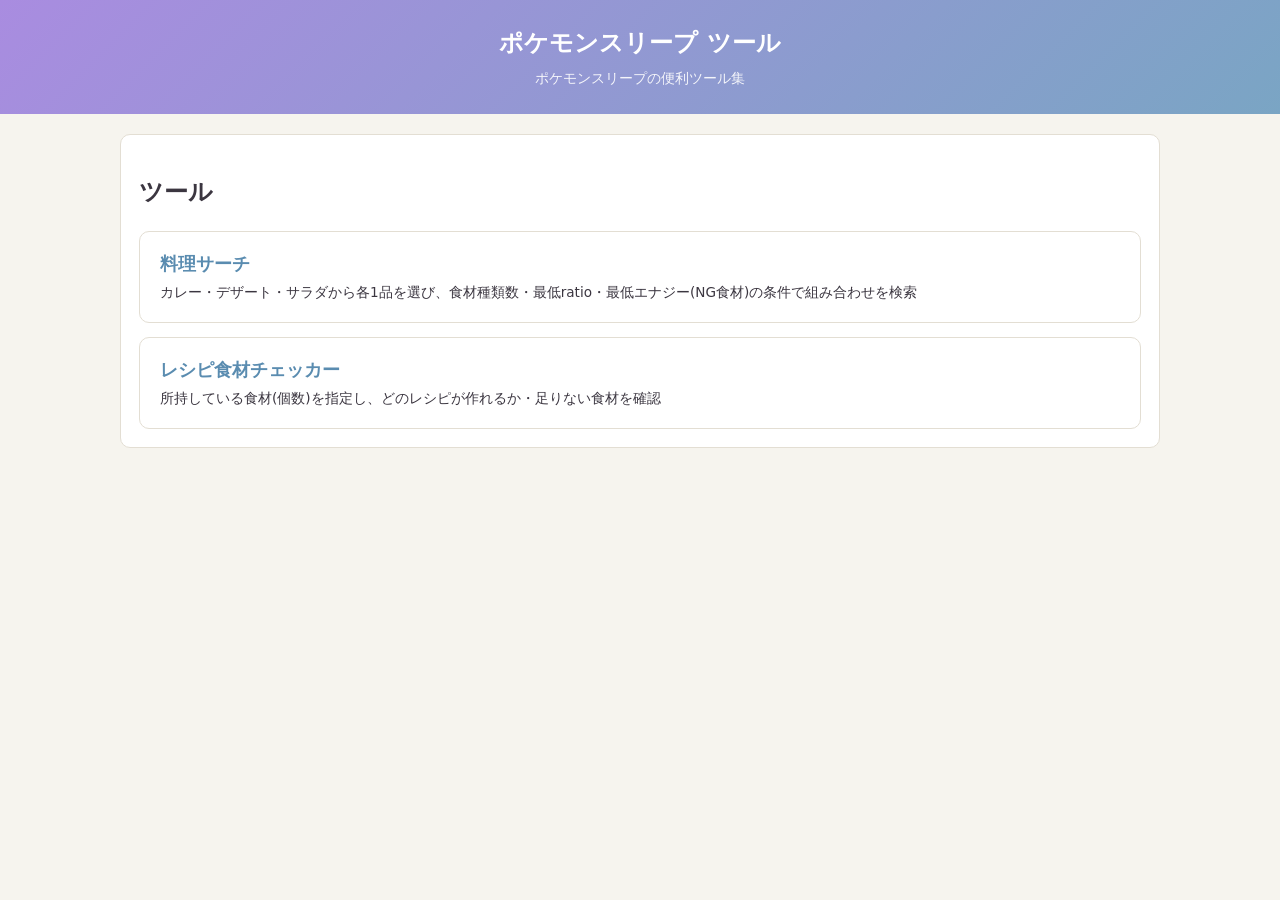
<file: index.html>
<!DOCTYPE html>
<html lang="ja">
<head>
  <meta charset="UTF-8">
  <meta name="viewport" content="width=device-width, initial-scale=1.0">
  <title>ポケモンスリープ ツール</title>
  <link rel="stylesheet" href="css/style.css">
</head>
<body>
  <header>
    <h1>ポケモンスリープ ツール</h1>
    <p class="sub">ポケモンスリープの便利ツール集</p>
  </header>

  <main>
    <section class="panel">
      <h2>ツール</h2>
      <div class="tool-list">
        <a href="search.html" class="tool-card">
          <span class="tool-name">料理サーチ</span>
          <span class="tool-desc">カレー・デザート・サラダから各1品を選び、食材種類数・最低ratio・最低エナジー(NG食材)の条件で組み合わせを検索</span>
        </a>
        <a href="recipes.html" class="tool-card">
          <span class="tool-name">レシピ食材チェッカー</span>
          <span class="tool-desc">所持している食材(個数)を指定し、どのレシピが作れるか・足りない食材を確認</span>
        </a>
      </div>
    </section>
  </main>
</body>
</html>
</file>
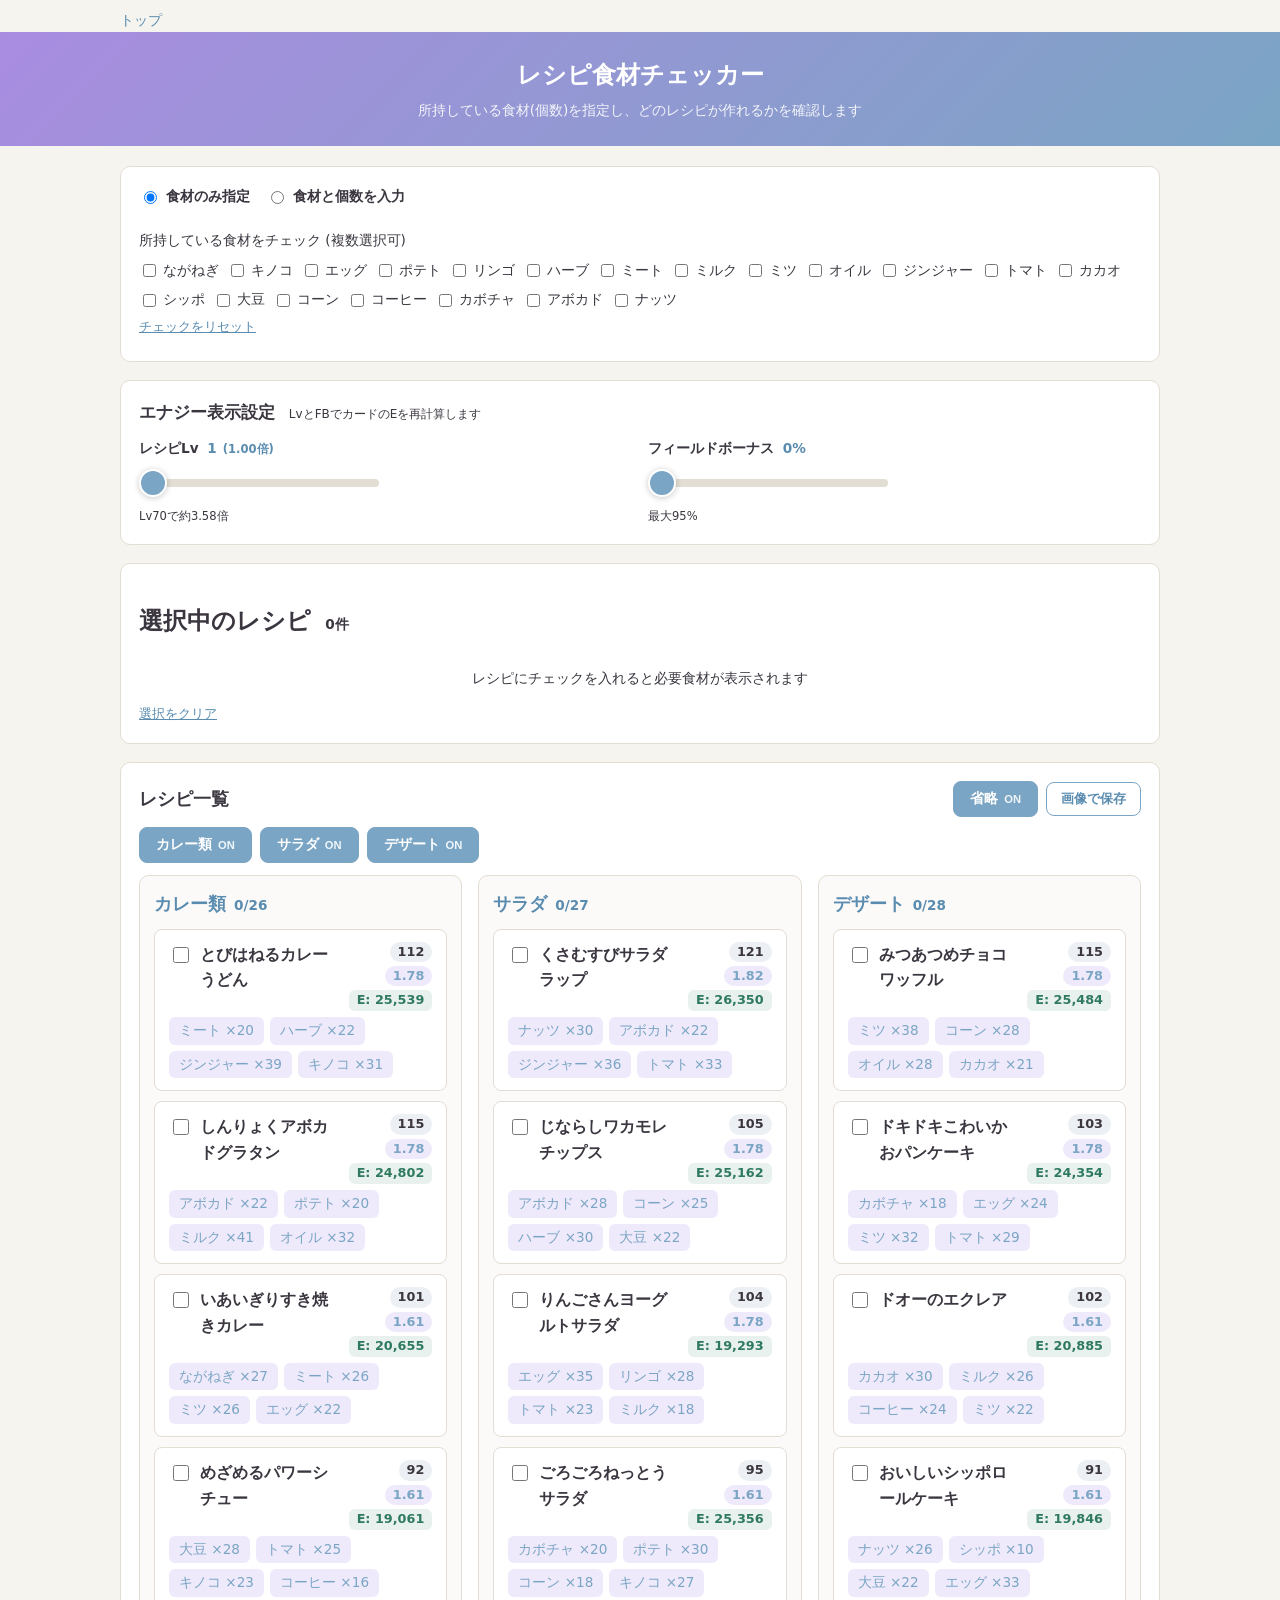
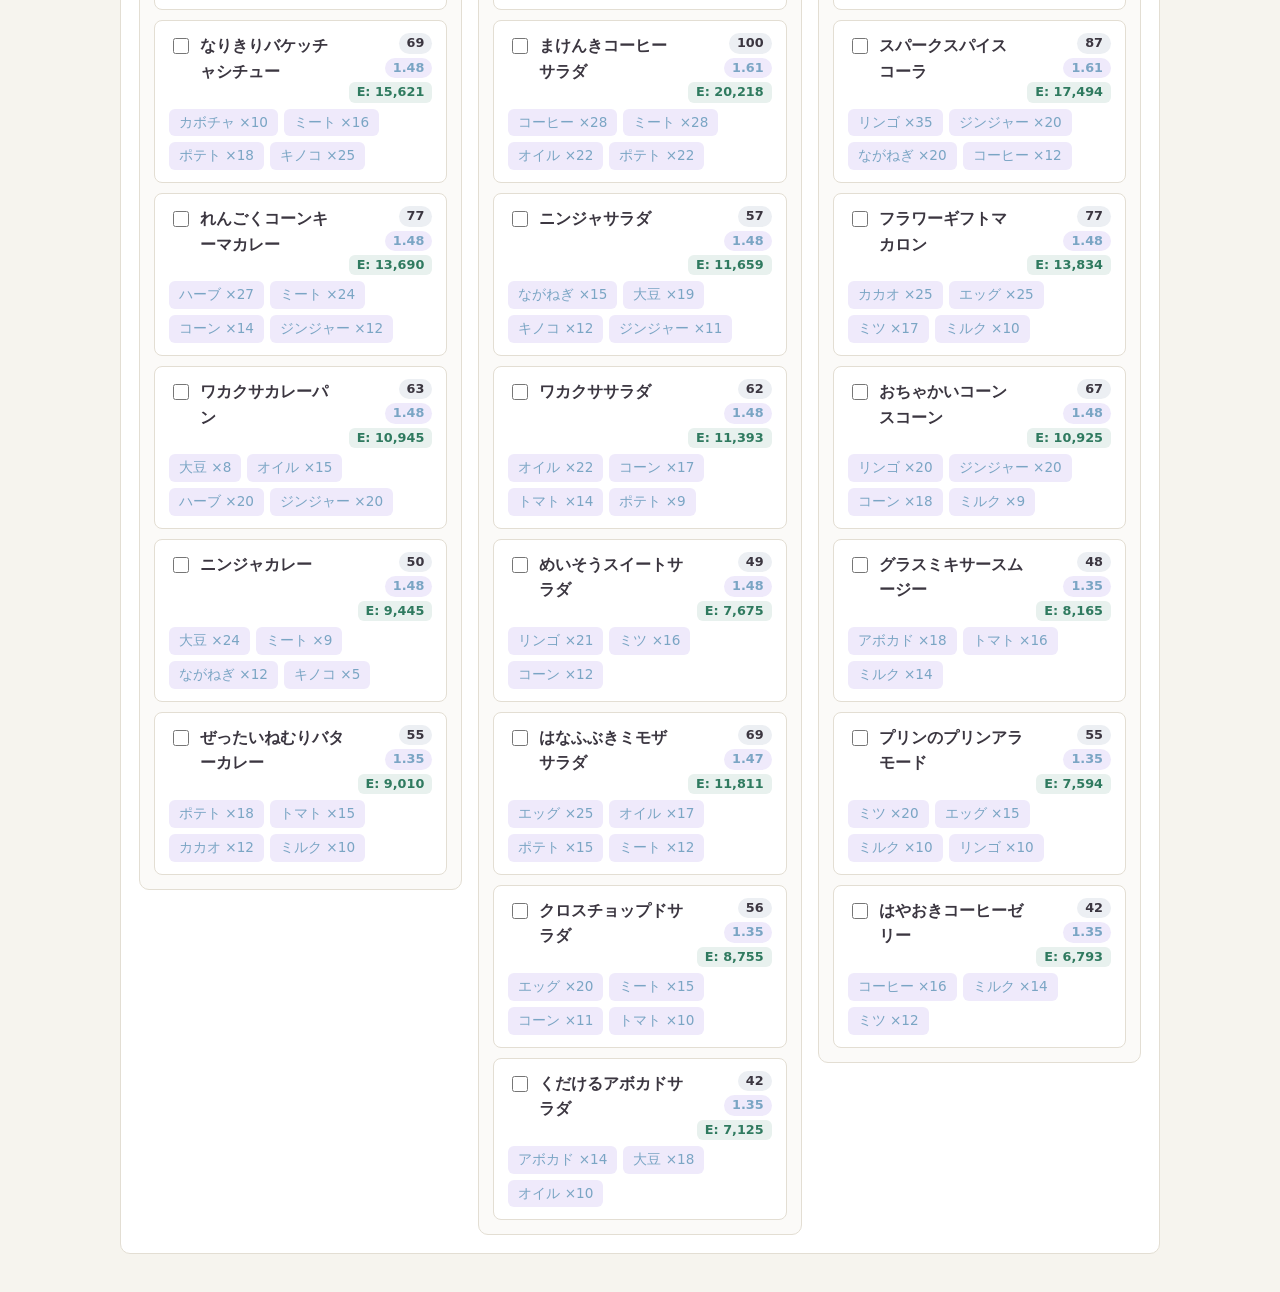
<file: recipes.html>
<!DOCTYPE html>
<html lang="ja">
<head>
  <meta charset="UTF-8">
  <meta name="viewport" content="width=device-width, initial-scale=1.0">
  <title>ポケモンスリープ レシピ食材チェッカー</title>
  <link rel="stylesheet" href="css/style.css">
</head>
<body>
  <nav class="site-nav">
    <a href="index.html">トップ</a>
  </nav>
  <header>
    <h1>レシピ食材チェッカー</h1>
    <p class="sub">所持している食材(個数)を指定し、どのレシピが作れるかを確認します</p>
  </header>

  <main>
    <section class="panel" aria-label="入力">
      <div class="mode-switch">
        <label>
          <input type="radio" name="mode" id="mode-check" value="check" checked>
          食材のみ指定
        </label>
        <label>
          <input type="radio" name="mode" id="mode-count" value="count">
          食材と個数を入力
        </label>
      </div>

      <div class="pane" id="check-pane">
        <div class="pane-label">所持している食材をチェック (複数選択可)</div>
        <div class="ing-checks" id="ing-checks"></div>
        <button type="button" id="clear-check" class="link-btn">チェックをリセット</button>
      </div>

      <div class="pane" id="count-pane" hidden>
        <div class="pane-label">食材ごとの所持数を入力 (0 = 所持なし)</div>
        <button type="button" id="ocr-btn" class="ocr-btn">📷 スクショから自動入力</button>
        <p class="ocr-help">食材バッグのスクショ（20食材が全て見える状態）を読み取り、個数を一括入力します。画像は外部に送信されません。</p>
        <div class="ing-counts" id="ing-counts"></div>
        <button type="button" id="clear-count" class="link-btn">入力をリセット</button>
      </div>
    </section>

    <section class="panel" id="energy-panel" aria-label="エナジー表示設定">
      <h2>エナジー表示設定 <span class="energy-note">LvとFBでカードのEを再計算します</span></h2>
      <div class="energy-controls">
        <div class="field">
          <label for="recipe-level">レシピLv <span id="level-val" class="range-val">1</span><span id="level-mult" class="range-mult"></span></label>
          <input type="range" id="recipe-level" min="1" max="70" value="1">
          <span class="range-hint">Lv70で約3.58倍</span>
        </div>
        <div class="field">
          <label for="field-bonus">フィールドボーナス <span id="fb-val" class="range-val">0%</span></label>
          <input type="range" id="field-bonus" min="0" max="95" step="5" value="0">
          <span class="range-hint">最大95%</span>
        </div>
      </div>
    </section>

    <section class="panel" id="selected-panel">
      <h2>選択中のレシピ <span id="selected-count" class="count">0件</span></h2>
      <div id="selected-summary" class="empty">レシピにチェックを入れると必要食材が表示されます</div>
      <div id="reserve-section" hidden>
        <h3 class="reserve-title">来週分を確保した残り <span class="reserve-note">（所持 − 確保［同一カテゴリ内は合計・カテゴリ間は最大］）</span></h3>
        <div id="reserve-summary" class="ings"></div>
        <p id="reserve-warn" class="ocr-warn warn" hidden></p>
        <label class="reserve-toggle">
          <input type="checkbox" id="use-remaining">
          残りで判定（確保後に作れるレシピをハイライト）
        </label>
        <p class="reserve-help">ONで一覧の「作れる」判定が残り基準に切り替わります。OFFは従来通り所持基準です。</p>
      </div>
      <button type="button" id="clear-selected" class="link-btn">選択をクリア</button>
    </section>

    <section class="panel">
      <div class="results-head">
        <h2>レシピ一覧</h2>
        <div class="results-actions">
          <button type="button" id="toggle-low" class="cat-filter on" title="食材数42未満のレシピを隠す/表示する">省略 <span class="st">ON</span></button>
          <button type="button" id="export-recipes-image" class="export-btn">画像で保存</button>
        </div>
      </div>
      <p id="export-recipes-status" class="export-status" hidden></p>
      <div class="cat-filters" id="cat-filters"></div>
      <div class="recipe-tabs" id="recipe-tabs" role="tablist" aria-label="カテゴリ切替" hidden></div>
      <div id="recipes"></div>
    </section>
  </main>

  <div id="ocr-modal" class="ocr-modal" hidden aria-hidden="true">
    <div class="ocr-modal-backdrop" id="ocr-backdrop"></div>
    <div class="ocr-modal-panel" role="dialog" aria-modal="true" aria-labelledby="ocr-modal-title">
      <div class="ocr-modal-head">
        <h2 id="ocr-modal-title">スクショから自動入力</h2>
        <button type="button" id="ocr-close" class="ocr-close" aria-label="閉じる">×</button>
      </div>
      <div class="ocr-modal-body">
        <label class="ocr-drop" id="ocr-drop">
          <div class="ocr-drop-icon">📸</div>
          <div class="ocr-drop-title">タップ/クリック または ドラッグ＆ドロップ</div>
          <div class="ocr-drop-hint">PNG / JPG 1枚 / 貼り付け (Ctrl+V) もOK</div>
          <input type="file" id="ocr-file" accept="image/*" hidden>
        </label>
        <div class="ocr-preview" id="ocr-preview" hidden>
          <img id="ocr-thumb" alt="選択した画像のプレビュー">
          <span id="ocr-filename"></span>
        </div>
        <div class="ocr-progress" id="ocr-progress" hidden>
          <div class="ocr-progress-bar"><div id="ocr-bar"></div></div>
          <div class="ocr-status" id="ocr-status">待機中</div>
        </div>
        <p class="ocr-warn" id="ocr-warn" hidden></p>
      </div>
      <div class="ocr-modal-foot">
        <button type="button" id="ocr-run" class="primary-btn" disabled>OCR実行</button>
        <button type="button" id="ocr-cancel" class="cat-filter">キャンセル</button>
      </div>
      <p class="ocr-note">完全ブラウザ内処理。画像はサーバーに送信されません。初回は辞書（約15MB）のダウンロードで数秒かかります。</p>
    </div>
  </div>

  <script src="js/energy.js"></script>
  <script src="js/ocr-ingredient.js"></script>
  <script src="js/export-image.js"></script>
  <script src="js/recipes.js"></script>
</body>
</html>
</file>
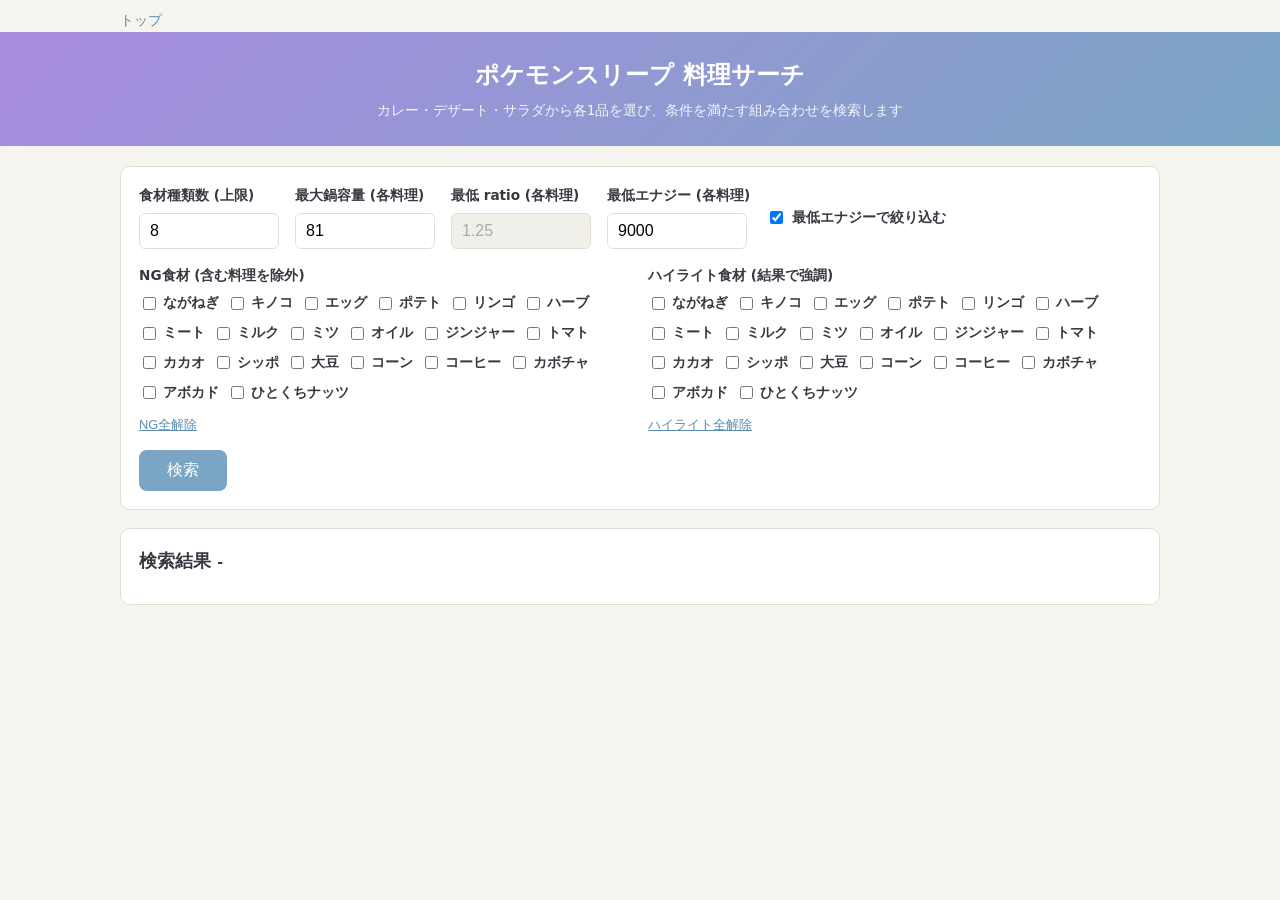
<file: search.html>
<!DOCTYPE html>
<html lang="ja">
<head>
  <meta charset="UTF-8">
  <meta name="viewport" content="width=device-width, initial-scale=1.0">
  <title>ポケモンスリープ 料理サーチ</title>
  <link rel="stylesheet" href="css/style.css">
</head>
<body>
  <nav class="site-nav">
    <a href="index.html">トップ</a>
  </nav>
  <header>
    <h1>ポケモンスリープ 料理サーチ</h1>
    <p class="sub">カレー・デザート・サラダから各1品を選び、条件を満たす組み合わせを検索します</p>
  </header>

  <main>
    <section class="panel" aria-label="検索条件">
      <div class="controls">
        <div class="field">
          <label for="max-types">食材種類数 (上限)</label>
          <input type="number" id="max-types" min="1" max="20" value="8">
        </div>
        <div class="field">
          <label for="max-pot">最大鍋容量 (各料理)</label>
          <input type="number" id="max-pot" min="1" max="200" value="81">
        </div>
        <div class="field">
          <label for="min-ratio">最低 ratio (各料理)</label>
          <input type="number" id="min-ratio" min="0" step="0.01" value="1.25" disabled>
        </div>
        <div class="field">
          <label for="min-energy">最低エナジー (各料理)</label>
          <input type="number" id="min-energy" min="0" step="100" value="9000">
        </div>
        <div class="field">
          <label class="toggle">
            <input type="checkbox" id="filter-energy" checked>
            最低エナジーで絞り込む
          </label>
        </div>
      </div>
      <div class="fields">
        <div class="field ng-field">
          <label>NG食材 (含む料理を除外)</label>
          <div class="ng-list" id="ng-list"></div>
          <button type="button" id="ng-clear" class="link-btn">NG全解除</button>
        </div>
        <div class="field hl-field">
          <label>ハイライト食材 (結果で強調)</label>
          <div class="ng-list" id="hl-list"></div>
          <button type="button" id="hl-clear" class="link-btn">ハイライト全解除</button>
        </div>
      </div>
      <div class="actions">
        <button type="button" id="search" class="primary-btn" disabled>検索</button>
      </div>
    </section>

    <section class="panel results-panel">
      <div class="results-head">
        <h2>検索結果 <span id="result-count" class="count">-</span></h2>
      </div>
      <div id="results"></div>
    </section>
  </main>

  <script src="js/app.js"></script>
</body>
</html>
</file>
<file: css/style.css>
:root {
  --bg: #f6f4ee;
  --panel: #ffffff;
  --text: #3b3640;
--accent: #7aa5c4;
  --accent-dark: #5a8cb0;
  --border: #e3ded3;
  --chip: #efeafb;
}

* {
  box-sizing: border-box;
}

body {
  margin: 0;
  background: var(--bg);
  color: var(--text);
  font-family: "Hiragino Sans", "Noto Sans JP", system-ui, sans-serif;
  line-height: 1.6;
}

header {
  background: linear-gradient(135deg, #a98ce0, #7aa5c4);
  color: #fff;
  padding: 24px 20px;
  text-align: center;
}

header h1 {
  margin: 0;
  font-size: 1.5rem;
}

header .sub {
  margin: 6px 0 0;
  font-size: 0.85rem;
  opacity: 0.9;
}

main {
  max-width: 1080px;
  margin: 0 auto;
  padding: 20px;
}

.site-nav {
  max-width: 1080px;
  margin: 0 auto;
  padding: 10px 20px 0;
  font-size: 0.85rem;
}

.site-nav a {
  color: var(--accent-dark);
  text-decoration: none;
}

.site-nav a:hover {
  text-decoration: underline;
}

.tool-list {
  display: flex;
  flex-direction: column;
  gap: 14px;
}

.tool-card {
  display: flex;
  flex-direction: column;
  gap: 4px;
  padding: 18px 20px;
  border: 1px solid var(--border);
  border-radius: 10px;
  background: #fff;
  text-decoration: none;
  color: var(--text);
  transition: border-color 0.15s, box-shadow 0.15s;
}

.tool-card:hover {
  border-color: var(--accent);
  box-shadow: 0 2px 10px rgba(122, 165, 196, 0.25);
}

.tool-card .tool-name {
  font-size: 1.1rem;
  font-weight: 700;
  color: var(--accent-dark);
}

.tool-card .tool-desc {
  font-size: 0.85rem;
  color: var(--muted);
}

.panel,
.results-panel {
  background: var(--panel);
  border: 1px solid var(--border);
  border-radius: 10px;
  padding: 18px;
  margin-bottom: 18px;
}

.controls {
  display: flex;
  flex-wrap: wrap;
  gap: 16px;
}

.field {
  display: flex;
  flex-direction: column;
  gap: 6px;
}

.field label {
  font-size: 0.85rem;
  font-weight: 600;
  color: var(--muted);
}

.field input[type="number"] {
  padding: 8px 10px;
  border: 1px solid var(--border);
  border-radius: 6px;
  font-size: 1rem;
  width: 140px;
}

.field input[type="number"]:disabled {
  background: #f0efea;
  color: #aaa;
}

.field .toggle {
  display: inline-flex;
  align-items: center;
  gap: 6px;
  font-size: 0.85rem;
  font-weight: 600;
  cursor: pointer;
  color: var(--text);
  padding-top: 22px;
  white-space: nowrap;
}

.fields {
  display: grid;
  grid-template-columns: 1fr 1fr;
  gap: 16px;
  margin-top: 16px;
}

@media (max-width: 640px) {
  .fields {
    grid-template-columns: 1fr;
  }
}

.ng-field,
.hl-field {
  display: flex;
  flex-direction: column;
  gap: 6px;
}

.ng-field label,
.hl-field label {
  font-size: 0.85rem;
  font-weight: 600;
  color: var(--muted);
}

.ng-list {
  display: flex;
  flex-wrap: wrap;
  gap: 8px;
}

.ng-list label {
  display: inline-flex;
  align-items: center;
  gap: 4px;
  font-size: 0.85rem;
  cursor: pointer;
  color: var(--text);
}

.link-btn {
  margin-top: 8px;
  align-self: flex-start;
  background: none;
  border: none;
  color: var(--accent-dark);
  cursor: pointer;
  text-decoration: underline;
  font-size: 0.8rem;
  padding: 0;
}

.actions {
  margin-top: 16px;
}

.primary-btn {
  background: var(--accent);
  color: #fff;
  border: none;
  border-radius: 8px;
  padding: 10px 28px;
  font-size: 1rem;
  cursor: pointer;
}

.primary-btn:hover {
  filter: brightness(1.05);
}

.count {
  font-size: 0.9rem;
  color: var(--muted);
}

.results-head {
  display: flex;
  align-items: center;
  justify-content: space-between;
  gap: 12px;
  flex-wrap: wrap;
  margin-bottom: 10px;
}

.results-head h2 {
  margin: 0;
  font-size: 1.1rem;
}

.results-actions {
  display: inline-flex;
  align-items: center;
  gap: 8px;
  flex-wrap: wrap;
}

.export-btn {
  display: inline-flex;
  align-items: center;
  gap: 6px;
  padding: 7px 14px;
  border: 1px solid var(--accent);
  border-radius: 8px;
  background: #fff;
  color: var(--accent-dark);
  font-size: 0.82rem;
  font-weight: 700;
  cursor: pointer;
  white-space: nowrap;
  transition: background 0.15s, color 0.15s, opacity 0.15s;
}

.export-btn:hover {
  background: var(--accent);
  color: #fff;
}

.export-btn:disabled {
  opacity: 0.45;
  cursor: not-allowed;
  background: #fff;
  color: var(--accent-dark);
}

.export-status {
  margin: 10px 0 0;
  padding: 8px 10px;
  border-radius: 8px;
  font-size: 0.82rem;
  line-height: 1.5;
}

.export-status[hidden] {
  display: none !important;
}

.export-status.ok {
  background: #eef6ee;
  border: 1px solid #a9d3a9;
  color: #2f6b2f;
}

.export-status.err {
  background: #fde8e8;
  border: 1px solid #e0a0a0;
  color: #8a2a2a;
}

.result-card {
  border: 1px solid var(--border);
  border-radius: 8px;
  padding: 14px 16px;
  margin-bottom: 12px;
  background: #fff;
}

.result-card .dishes {
  display: flex;
  flex-direction: column;
  gap: 4px;
  margin-bottom: 8px;
}

.dish {
  display: flex;
  align-items: baseline;
  gap: 6px;
}

.dish .cat {
  font-size: 0.75rem;
  color: var(--muted);
}

.dish .name {
  font-weight: 600;
}

.dish .total {
  background: #eceff3;
  color: var(--text);
  border-radius: 999px;
  padding: 0 8px;
  font-size: 0.8rem;
  font-weight: 700;
}

.dish .ratio {
  background: var(--chip);
  color: var(--accent);
  border-radius: 999px;
  padding: 0 8px;
  font-size: 0.8rem;
  font-weight: 700;
}

.dish .energy {
  background: #e8f1ee;
  color: #2f7a5f;
  border-radius: 6px;
  padding: 0 8px;
  font-size: 0.8rem;
  font-weight: 700;
}

.meta {
  font-size: 0.85rem;
  color: var(--muted);
  margin-bottom: 8px;
}

.ings {
  display: flex;
  flex-wrap: wrap;
  gap: 6px;
}

.ing-chip {
  background: var(--chip);
  color: var(--accent);
  border-radius: 6px;
  padding: 3px 10px;
  font-size: 0.85rem;
}

.ing-chip.hl {
  background: #ffec8a;
  color: #7a5c00;
  border: 1px solid #e0b400;
  font-weight: 700;
}

.empty {
  color: var(--muted);
  text-align: center;
  padding: 30px 0;
}

.loading {
  color: var(--muted);
  text-align: center;
  padding: 30px 0;
}

.mode-switch {
  display: flex;
  gap: 16px;
  margin-bottom: 12px;
}

.mode-switch label {
  display: inline-flex;
  align-items: center;
  gap: 6px;
  font-size: 0.9rem;
  font-weight: 600;
  cursor: pointer;
}

.pane {
  padding: 10px 0 4px;
}

.pane-label {
  font-size: 0.85rem;
  color: var(--muted);
  margin-bottom: 8px;
}

.ing-checks {
  display: flex;
  flex-wrap: wrap;
  gap: 8px;
}

.ing-checks label {
  display: inline-flex;
  align-items: center;
  gap: 4px;
  font-size: 0.85rem;
  cursor: pointer;
}

.ing-counts {
  display: grid;
  grid-template-columns: repeat(auto-fill, minmax(180px, 1fr));
  gap: 8px;
}

.ing-counts label {
  display: flex;
  justify-content: space-between;
  align-items: center;
  gap: 8px;
  font-size: 0.85rem;
  border: 1px solid var(--border);
  border-radius: 6px;
  padding: 4px 8px;
}

.ing-counts input {
  width: 72px;
  padding: 4px 6px;
  border: 1px solid var(--border);
  border-radius: 6px;
  font-size: 0.9rem;
}

#recipes {
  display: grid;
  grid-template-columns: repeat(3, 1fr);
  gap: 16px;
  align-items: start;
}

.cat-filters {
  display: flex;
  flex-wrap: wrap;
  gap: 8px;
  margin-bottom: 12px;
}

.cat-filter {
  display: inline-flex;
  align-items: center;
  justify-content: center;
  gap: 6px;
  padding: 8px 16px;
  border: 1px solid var(--border);
  border-radius: 8px;
  background: #fff;
  color: var(--text);
  font-size: 0.85rem;
  font-weight: 600;
  cursor: pointer;
  white-space: nowrap;
  transition: background 0.15s, color 0.15s, border-color 0.15s;
}

.cat-filter .st {
  font-size: 0.7rem;
  color: var(--muted);
}

.cat-filter:hover {
  border-color: var(--accent);
}

.cat-filter.on {
  background: var(--accent);
  border-color: var(--accent);
  color: #fff;
}

.cat-filter.on:hover {
  filter: brightness(1.05);
}

.cat-filter.on .st {
  color: #f0f6fa;
}

.cat-filter.off:hover {
  filter: brightness(0.97);
}

/* Recipe tabs (mobile) */
.recipe-tabs {
  display: none;
  gap: 8px;
  margin-bottom: 12px;
  overflow-x: auto;
  -webkit-overflow-scrolling: touch;
  scrollbar-width: none;
}

.recipe-tabs::-webkit-scrollbar {
  display: none;
}

.recipe-tabs[hidden] {
  display: none !important;
}

.recipe-tab {
  flex: 1 1 0;
  min-width: 0;
  display: inline-flex;
  align-items: center;
  justify-content: center;
  gap: 4px;
  padding: 9px 10px;
  border: 1px solid var(--border);
  border-radius: 8px;
  background: #fff;
  color: var(--text);
  font-size: 0.85rem;
  font-weight: 700;
  cursor: pointer;
  white-space: nowrap;
  transition: background 0.15s, color 0.15s, border-color 0.15s;
}

.recipe-tab:hover {
  border-color: var(--accent);
}

.recipe-tab[aria-selected="true"] {
  background: var(--accent);
  border-color: var(--accent);
  color: #fff;
}

.recipe-tab:focus-visible {
  outline: 2px solid var(--accent-dark);
  outline-offset: 2px;
}

@media (max-width: 560px) {
  .cat-filters {
    gap: 6px;
  }

  .cat-filters .cat-filter {
    flex: 1 1 0;
    min-width: 0;
    padding: 7px 4px;
    font-size: 0.78rem;
    overflow: hidden;
    text-overflow: ellipsis;
  }

  .cat-filters .cat-filter .st {
    display: none;
  }
}

.cat-section {
  border: 1px solid var(--border);
  border-radius: 10px;
  padding: 14px;
  background: #fbfaf8;
}

.cat-section .cat-name {
  font-size: 1.1rem;
  margin: 0 0 10px;
  color: var(--accent-dark);
}

.cat-name .cat-count {
  font-size: 0.85rem;
  color: var(--muted);
  font-weight: 600;
  margin-left: 8px;
}

.cat-list {
  display: flex;
  flex-direction: column;
  gap: 10px;
}

@media (max-width: 900px) {
  #recipes {
    display: block;
  }
  .cat-filters {
    display: none !important;
  }
  .recipe-tabs:not([hidden]) {
    display: flex !important;
  }
  /* hidden attribute controls active tab on mobile */
  .cat-section[hidden] {
    display: none !important;
  }
  .cat-section {
    margin-bottom: 16px;
  }
  .cat-section:last-child {
    margin-bottom: 0;
  }
}

@media (min-width: 901px) {
  #recipes {
    display: grid;
    grid-template-columns: repeat(3, 1fr);
  }
  .recipe-tabs {
    display: none !important;
  }
}

.recipe-card {
  border: 1px solid var(--border);
  border-radius: 8px;
  padding: 12px 14px;
  background: #fff;
  transition: border-color 0.15s, background 0.15s;
}

.recipe-card.creatable {
  border-color: #4c9e63;
  background: #f0f9f0;
}

.recipe-card .dish {
  display: grid;
  grid-template-columns: auto minmax(0, 1fr) auto;
  align-items: start;
  gap: 4px 8px;
  margin-bottom: 6px;
}

.recipe-check {
  display: inline-flex;
  align-items: center;
  cursor: pointer;
  padding-top: 2px;
}

.recipe-check input {
  width: 16px;
  height: 16px;
  cursor: pointer;
}

.recipe-card.selected {
  border-color: #7aa5c4;
  background: #f0f6ff;
}

#selected-panel .count {
  font-size: 0.85rem;
  color: var(--muted);
  font-weight: 600;
  margin-left: 6px;
}

#selected-summary {
  margin-top: 8px;
}

#selected-summary.empty {
  color: var(--muted);
  font-size: 0.85rem;
  padding: 8px 0;
}

#selected-summary.ings {
  display: flex;
  flex-wrap: wrap;
  gap: 6px;
}

.selected-meta {
  width: 100%;
  margin-top: 8px;
  font-size: 0.8rem;
  color: var(--muted);
}

.bulk-mult {
  display: flex;
  align-items: center;
  gap: 8px;
  margin-bottom: 10px;
  flex-wrap: wrap;
}

.bulk-mult-label {
  font-size: 0.85rem;
  font-weight: 700;
  color: var(--text);
}

.servings-badge {
  display: inline-block;
  background: #ffe08a;
  color: #7a4a00;
  border: 1px solid #e6b84a;
  border-radius: 999px;
  padding: 0 8px;
  font-size: 0.75rem;
  font-weight: 800;
  line-height: 1.6;
  white-space: nowrap;
}

.servings-badge[hidden] {
  display: none !important;
}

.servings-badge.show {
  background: #ffec8a;
}

.selected-list {
  display: flex;
  flex-direction: column;
  gap: 6px;
}

.selected-item {
  display: flex;
  align-items: center;
  justify-content: space-between;
  gap: 8px;
  padding: 6px 10px;
  border: 1px solid var(--border);
  border-radius: 8px;
  background: #fff;
  font-size: 0.85rem;
}

.selected-item .selected-name {
  font-weight: 600;
  flex: 1;
  min-width: 0;
  word-break: break-word;
}

.selected-item .selected-cat {
  font-weight: 400;
}

.mult-btns {
  display: flex;
  gap: 4px;
  flex-shrink: 0;
}

.mult-btn {
  padding: 2px 8px;
  border: 1px solid var(--border);
  border-radius: 999px;
  background: #fff;
  color: var(--accent-dark);
  font-size: 0.75rem;
  font-weight: 700;
  cursor: pointer;
  line-height: 1.4;
  transition: background 0.15s, color 0.15s, border-color 0.15s;
}

.mult-btn:hover {
  border-color: var(--accent);
}

.mult-btn.on {
  background: var(--accent);
  border-color: var(--accent);
  color: #fff;
}

.mult-btn.close-btn {
  border-radius: 6px;
  background: #f0efea;
  border-color: var(--border);
  color: #8a857e;
  padding: 2px 8px;
  margin-right: 24px;
}

.mult-btn.close-btn:hover {
  background: #e0dcd3;
  border-color: #c5c0b5;
  color: #5a5550;
}

.recipe-card .dish .name {
  font-weight: 600;
}

.recipe-card .dish-meta {
  display: flex;
  flex-direction: column;
  align-items: flex-end;
  gap: 4px;
  flex-shrink: 0;
}

.recipe-card .ings {
  display: flex;
  flex-wrap: wrap;
  gap: 6px;
}

.recipe-card .ing-chip.ok,
#selected-summary .ing-chip.ok {
  background: #d7f2de;
  color: #2f7a5f;
  border: 1px solid #8cc9a0;
  font-weight: 700;
}

.recipe-card .ing-chip.miss {
  background: #ececec;
  color: #9a9a9a;
  border: 1px dashed #c5c5c5;
}

/* 他タイプ重複強調（案A: 背景=所持判定を維持、枠線で表現） */
/* 緑に統一し、実線/破線のみで見分ける */
/* 有効参照値(otherMax - same) >= 要求数 → 緑の実線枠（追加なしで作れる） */
.recipe-card .ing-chip.dup-full {
  box-shadow: 0 0 0 2.5px #15803d;
  outline: none;
}
/* 重複ありだが有効参照値 < 要求数 → 緑の破線枠（一部流用可） */
.recipe-card .ing-chip.dup-part {
  box-shadow: none;
  outline: 2px dashed #15803d;
  outline-offset: 1px;
}

/* Reserve (来週分確保後の残り) */
#reserve-section {
  margin-top: 14px;
  padding-top: 12px;
  border-top: 1px dashed var(--border);
}
#reserve-section[hidden] {
  display: none !important;
}
.reserve-title {
  margin: 0 0 8px;
  font-size: 0.95rem;
  color: var(--accent-dark);
}
.reserve-note {
  font-size: 0.75rem;
  color: var(--muted);
  font-weight: 400;
  margin-left: 6px;
}
#reserve-summary {
  margin-bottom: 10px;
}
#reserve-summary .ing-chip.miss {
  background: #fde8e8;
  color: #8a2a2a;
  border: 1px solid #e0a0a0;
}
.reserve-toggle {
  display: inline-flex;
  align-items: center;
  gap: 6px;
  margin-top: 8px;
  font-size: 0.85rem;
  font-weight: 600;
  cursor: pointer;
  user-select: none;
}
.reserve-toggle input {
  width: 16px;
  height: 16px;
  cursor: pointer;
}
.reserve-help {
  margin: 4px 0 0;
  font-size: 0.72rem;
  color: var(--muted);
  line-height: 1.5;
}
#reserve-warn {
  margin-top: 8px;
}

/* Energy controls (Lv/FB) */
.energy-controls {
  display: flex;
  flex-wrap: wrap;
  gap: 16px;
  margin-top: 12px;
}
.energy-controls .field {
  flex: 1 1 200px;
}
.energy-controls input[type="range"] {
  width: 100%;
  max-width: 240px;
  accent-color: var(--accent);
  cursor: pointer;
  -webkit-appearance: none;
  appearance: none;
  background: transparent;
  height: 36px;
  padding: 0;
  margin: 0;
  touch-action: pan-x;
}
.energy-controls input[type="range"]::-webkit-slider-runnable-track {
  height: 8px;
  border-radius: 999px;
  background: var(--border);
}
.energy-controls input[type="range"]::-moz-range-track {
  height: 8px;
  border-radius: 999px;
  background: var(--border);
}
.energy-controls input[type="range"]::-webkit-slider-thumb {
  -webkit-appearance: none;
  appearance: none;
  box-sizing: border-box;
  width: 28px;
  height: 28px;
  border-radius: 50%;
  margin-top: -10px;
  background: var(--accent);
  border: 2px solid #fff;
  box-shadow: 0 1px 6px rgba(0,0,0,0.22), 0 0 0 6px transparent;
  cursor: pointer;
}
.energy-controls input[type="range"]::-moz-range-thumb {
  box-sizing: border-box;
  width: 28px;
  height: 28px;
  border-radius: 50%;
  background: var(--accent);
  border: 2px solid #fff;
  box-shadow: 0 1px 6px rgba(0,0,0,0.22), 0 0 0 6px transparent;
  cursor: pointer;
}
.energy-controls input[type="range"]:hover::-webkit-slider-thumb {
  background: var(--accent-dark);
  box-shadow: 0 2px 8px rgba(0,0,0,0.28), 0 0 0 6px transparent;
}
.energy-controls input[type="range"]:hover::-moz-range-thumb {
  background: var(--accent-dark);
  box-shadow: 0 2px 8px rgba(0,0,0,0.28), 0 0 0 6px transparent;
}
.energy-controls input[type="range"]:active::-webkit-slider-thumb {
  transform: scale(1.05);
}
.energy-controls input[type="range"]:active::-moz-range-thumb {
  transform: scale(1.05);
}
@media (max-width: 640px) {
  .energy-controls input[type="range"] {
    max-width: none;
    height: 44px;
  }
  .energy-controls input[type="range"]::-webkit-slider-thumb {
    width: 32px;
    height: 32px;
    margin-top: -12px;
  }
  .energy-controls input[type="range"]::-moz-range-thumb {
    width: 32px;
    height: 32px;
  }
}
.range-val {
  font-weight: 800;
  color: var(--accent-dark);
  margin-left: 4px;
}
.range-mult {
  font-weight: 700;
  color: var(--accent-dark);
  margin-left: 2px;
  font-size: 0.85em;
}
.range-hint {
  font-size: 0.72rem;
  color: var(--muted);
  font-weight: 400;
}
.energy-note {
  font-size: 0.75rem;
  color: var(--muted);
  font-weight: 400;
  margin-left: 8px;
}
#energy-panel h2 {
  margin: 0 0 4px;
  font-size: 1.05rem;
  color: var(--text);
}

/* OCR */
.ocr-btn {
  display: inline-flex;
  align-items: center;
  gap: 6px;
  margin-bottom: 8px;
  padding: 8px 14px;
  border: 1px solid var(--accent);
  border-radius: 8px;
  background: #fff;
  color: var(--accent-dark);
  font-size: 0.85rem;
  font-weight: 700;
  cursor: pointer;
  transition: background 0.15s, color 0.15s;
}
.ocr-btn:hover {
  background: var(--accent);
  color: #fff;
}
.ocr-help {
  margin: 0 0 10px;
  font-size: 0.78rem;
  color: var(--muted);
}
.ocr-modal[hidden] {
  display: none !important;
}
.ocr-modal {
  position: fixed;
  inset: 0;
  z-index: 1000;
  display: flex;
  align-items: center;
  justify-content: center;
  padding: 16px;
}
.ocr-modal-backdrop {
  position: absolute;
  inset: 0;
  background: rgba(0, 0, 0, 0.42);
}
.ocr-modal-panel {
  position: relative;
  width: min(520px, 96vw);
  max-height: 90vh;
  overflow: auto;
  background: #fff;
  border-radius: 14px;
  box-shadow: 0 12px 40px rgba(0, 0, 0, 0.18);
  padding: 16px;
}
.ocr-modal-head {
  display: flex;
  align-items: center;
  justify-content: space-between;
  gap: 12px;
  margin-bottom: 12px;
}
.ocr-modal-head h2 {
  margin: 0;
  font-size: 1.05rem;
  color: var(--text);
}
.ocr-close {
  border: none;
  background: #f0efea;
  width: 32px;
  height: 32px;
  border-radius: 50%;
  font-size: 1.2rem;
  line-height: 1;
  cursor: pointer;
  color: var(--text);
}
.ocr-drop {
  display: flex;
  flex-direction: column;
  align-items: center;
  gap: 4px;
  padding: 18px 14px;
  border: 2px dashed var(--accent);
  border-radius: 12px;
  background: #fbfaf8;
  cursor: pointer;
  transition: background 0.15s, border-color 0.15s;
  text-align: center;
}
.ocr-drop.drag {
  background: #efeafb;
  border-color: var(--accent-dark);
}
.ocr-drop-icon {
  font-size: 28px;
}
.ocr-drop-title {
  font-size: 0.9rem;
  font-weight: 700;
}
.ocr-drop-hint {
  font-size: 0.78rem;
  color: var(--muted);
}
.ocr-preview {
  display: flex;
  align-items: center;
  gap: 10px;
  margin-top: 12px;
  padding: 8px;
  border: 1px solid var(--border);
  border-radius: 10px;
  background: #fbfaf8;
}
.ocr-preview[hidden] {
  display: none !important;
}
.ocr-preview img {
  width: 56px;
  height: 56px;
  object-fit: cover;
  border-radius: 8px;
  border: 1px solid var(--border);
}
.ocr-preview span {
  font-size: 0.8rem;
  color: var(--muted);
  word-break: break-all;
}
.ocr-progress {
  margin-top: 12px;
}
.ocr-progress[hidden] {
  display: none !important;
}
.ocr-progress-bar {
  height: 8px;
  background: #ececec;
  border-radius: 999px;
  overflow: hidden;
}
.ocr-progress-bar div {
  height: 100%;
  width: 0%;
  background: var(--accent);
  transition: width 0.2s;
}
.ocr-status {
  margin-top: 6px;
  font-size: 0.8rem;
  color: var(--muted);
}
.ocr-warn {
  margin-top: 10px;
  padding: 8px 10px;
  border-radius: 8px;
  font-size: 0.82rem;
  line-height: 1.5;
}
.ocr-warn[hidden] {
  display: none !important;
}
.ocr-warn.warn {
  background: #fff6d6;
  border: 1px solid #e9d48a;
  color: #7a5c00;
}
.ocr-warn.err {
  background: #fde8e8;
  border: 1px solid #e0a0a0;
  color: #8a2a2a;
}
.ocr-modal-foot {
  display: flex;
  gap: 8px;
  margin-top: 14px;
}
.ocr-note {
  margin: 10px 0 0;
  font-size: 0.72rem;
  color: var(--muted);
  line-height: 1.5;
}
</file>
